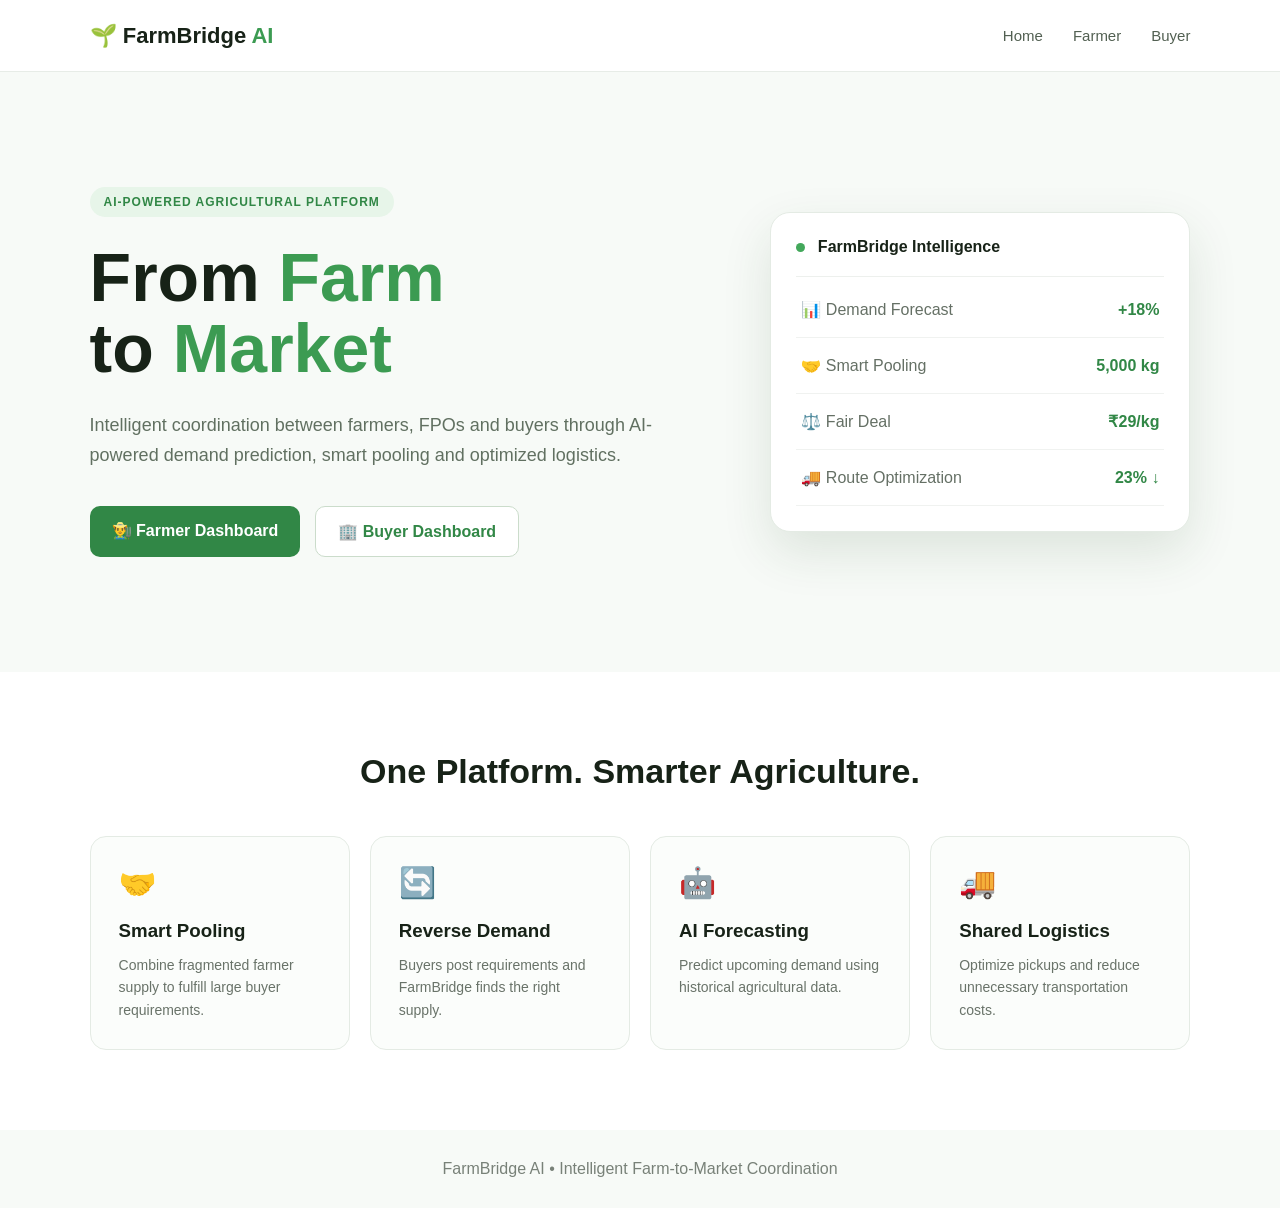
<file: index.html>
<!DOCTYPE html>
<html lang="en">

<head>
    <meta charset="UTF-8">
    <meta name="viewport" content="width=device-width, initial-scale=1.0">

    <title>FarmBridge AI</title>

    <link rel="stylesheet" href="style.css">
</head>

<body>

    <nav class="navbar">

        <div class="logo">
            🌱 FarmBridge <span>AI</span>
        </div>

        <div class="nav-links">
            <a href="/">Home</a>
            <a href="/farmer">Farmer</a>
            <a href="/buyer">Buyer</a>
        </div>

    </nav>


    <main class="hero">

        <div class="hero-content">

            <div class="badge">
                AI-POWERED AGRICULTURAL PLATFORM
            </div>

            <h1>
                From <span>Farm</span><br>
                to <span>Market</span>
            </h1>

            <p>
                Intelligent coordination between farmers, FPOs
                and buyers through AI-powered demand prediction,
                smart pooling and optimized logistics.
            </p>

            <div class="hero-buttons">

                <a href="/farmer" class="btn primary">
                    👨‍🌾 Farmer Dashboard
                </a>

                <a href="/buyer" class="btn secondary">
                    🏢 Buyer Dashboard
                </a>

            </div>

        </div>


        <div class="hero-visual">

            <div class="ai-card">

                <div class="ai-header">
                    <span class="status-dot"></span>
                    FarmBridge Intelligence
                </div>

                <div class="ai-item">
                    <span>📊 Demand Forecast</span>
                    <strong>+18%</strong>
                </div>

                <div class="ai-item">
                    <span>🤝 Smart Pooling</span>
                    <strong>5,000 kg</strong>
                </div>

                <div class="ai-item">
                    <span>⚖️ Fair Deal</span>
                    <strong>₹29/kg</strong>
                </div>

                <div class="ai-item">
                    <span>🚚 Route Optimization</span>
                    <strong>23% ↓</strong>
                </div>

            </div>

        </div>

    </main>


    <section class="features">

        <h2>One Platform. Smarter Agriculture.</h2>

        <div class="feature-grid">

            <div class="feature-card">
                <div class="feature-icon">🤝</div>
                <h3>Smart Pooling</h3>
                <p>
                    Combine fragmented farmer supply to fulfill
                    large buyer requirements.
                </p>
            </div>

            <div class="feature-card">
                <div class="feature-icon">🔄</div>
                <h3>Reverse Demand</h3>
                <p>
                    Buyers post requirements and FarmBridge
                    finds the right supply.
                </p>
            </div>

            <div class="feature-card">
                <div class="feature-icon">🤖</div>
                <h3>AI Forecasting</h3>
                <p>
                    Predict upcoming demand using historical
                    agricultural data.
                </p>
            </div>

            <div class="feature-card">
                <div class="feature-icon">🚚</div>
                <h3>Shared Logistics</h3>
                <p>
                    Optimize pickups and reduce unnecessary
                    transportation costs.
                </p>
            </div>

        </div>

    </section>


    <footer>
        <p>FarmBridge AI • Intelligent Farm-to-Market Coordination</p>
    </footer>

</body>

</html>
</file>
<file: style.css>
* {
    margin: 0;
    padding: 0;
    box-sizing: border-box;
}

body {
    font-family: Arial, Helvetica, sans-serif;
    background: #f7faf7;
    color: #172217;
}


/* NAVBAR */

.navbar {
    height: 72px;
    padding: 0 7%;
    display: flex;
    align-items: center;
    justify-content: space-between;

    background: white;
    border-bottom: 1px solid #e7ece7;
}

.logo {
    font-size: 22px;
    font-weight: 700;
}

.logo span {
    color: #3c9b52;
}

.nav-links {
    display: flex;
    gap: 30px;
}

.nav-links a {
    text-decoration: none;
    color: #526052;
    font-size: 15px;
}

.nav-links a:hover {
    color: #318746;
}


/* HERO */

.hero {
    min-height: 600px;

    padding: 80px 7%;

    display: flex;
    align-items: center;
    justify-content: space-between;

    gap: 60px;
}

.hero-content {
    max-width: 620px;
}

.badge {
    display: inline-block;

    padding: 8px 14px;

    border-radius: 30px;

    background: #e7f5e9;
    color: #318746;

    font-size: 12px;
    font-weight: 700;

    letter-spacing: 1px;

    margin-bottom: 25px;
}

.hero h1 {
    font-size: 68px;
    line-height: 1.05;

    margin-bottom: 25px;
}

.hero h1 span {
    color: #3c9b52;
}

.hero p {
    color: #617061;

    font-size: 18px;
    line-height: 1.7;

    max-width: 570px;

    margin-bottom: 35px;
}


/* BUTTONS */

.hero-buttons {
    display: flex;
    gap: 15px;
}

.btn {
    display: inline-block;

    padding: 15px 22px;

    border-radius: 10px;

    text-decoration: none;

    font-weight: 600;

    transition: 0.2s;
}

.primary {
    background: #318746;
    color: white;
}

.primary:hover {
    background: #26743a;
}

.secondary {
    background: white;
    color: #318746;

    border: 1px solid #cbdccb;
}

.secondary:hover {
    background: #edf7ee;
}


/* AI CARD */

.hero-visual {
    width: 420px;
}

.ai-card {
    background: white;

    padding: 25px;

    border-radius: 20px;

    box-shadow: 0 20px 50px rgba(30, 70, 30, 0.12);

    border: 1px solid #e4ebe4;
}

.ai-header {
    font-weight: 700;

    padding-bottom: 20px;

    border-bottom: 1px solid #edf0ed;

    margin-bottom: 5px;
}

.status-dot {
    display: inline-block;

    width: 9px;
    height: 9px;

    background: #43a85b;

    border-radius: 50%;

    margin-right: 8px;
}

.ai-item {
    display: flex;
    justify-content: space-between;
    align-items: center;

    padding: 18px 5px;

    border-bottom: 1px solid #f0f2f0;

    color: #657065;
}

.ai-item strong {
    color: #318746;
}


/* FEATURES */

.features {
    padding: 80px 7%;

    background: white;
}

.features h2 {
    text-align: center;

    font-size: 34px;

    margin-bottom: 45px;
}

.feature-grid {
    display: grid;

    grid-template-columns: repeat(4, 1fr);

    gap: 20px;
}

.feature-card {
    padding: 28px;

    border: 1px solid #e4ebe4;

    border-radius: 16px;

    background: #fbfdfb;
}

.feature-icon {
    font-size: 30px;

    margin-bottom: 20px;
}

.feature-card h3 {
    margin-bottom: 12px;
}

.feature-card p {
    color: #697369;

    line-height: 1.6;

    font-size: 14px;
}


/* FOOTER */

footer {
    padding: 30px;

    text-align: center;

    color: #788178;

    background: #f7faf7;
}


/* RESPONSIVE */

@media (max-width: 900px) {

    .hero {
        flex-direction: column;
        text-align: center;
    }

    .hero p {
        margin-left: auto;
        margin-right: auto;
    }

    .hero-buttons {
        justify-content: center;
    }

    .hero-visual {
        width: 100%;
        max-width: 450px;
    }

    .feature-grid {
        grid-template-columns: repeat(2, 1fr);
    }
}


@media (max-width: 600px) {

    .nav-links {
        display: none;
    }

    .hero h1 {
        font-size: 48px;
    }

    .feature-grid {
        grid-template-columns: 1fr;
    }

    .hero-buttons {
        flex-direction: column;
    }
}
/* =========================================
   BUYER DASHBOARD
========================================= */

.dashboard-body {
    background: #f5f8f5;
    min-height: 100vh;
}


/* NAVIGATION */

.dashboard-nav {
    height: 70px;

    padding: 0 3%;

    display: flex;
    align-items: center;
    justify-content: space-between;

    background: white;

    border-bottom: 1px solid #e4ebe4;
}

.nav-user {
    display: flex;
    align-items: center;
    gap: 12px;
}

.nav-user small {
    display: block;
    color: #7a857a;
    margin-top: 3px;
}

.user-avatar {
    width: 40px;
    height: 40px;

    display: flex;
    align-items: center;
    justify-content: center;

    border-radius: 50%;

    background: #e4f3e7;
    color: #318746;

    font-weight: 700;
}


/* LAYOUT */

.dashboard-container {
    display: flex;
    min-height: calc(100vh - 70px);
}


/* SIDEBAR */

.sidebar {
    width: 235px;

    padding: 28px 15px;

    background: white;

    border-right: 1px solid #e4ebe4;

    display: flex;
    flex-direction: column;
}

.sidebar-title {
    font-size: 11px;
    font-weight: 700;

    color: #9aa39a;

    padding: 0 15px;

    margin-bottom: 15px;

    letter-spacing: 1px;
}

.sidebar-link {
    display: flex;
    align-items: center;

    gap: 12px;

    padding: 13px 15px;

    margin-bottom: 5px;

    border-radius: 9px;

    text-decoration: none;

    color: #687268;

    font-size: 14px;

    transition: 0.2s;
}

.sidebar-link:hover {
    background: #f0f7f1;
    color: #318746;
}

.sidebar-link.active {
    background: #e9f6eb;
    color: #318746;
    font-weight: 700;
}

.sidebar-bottom {
    margin-top: auto;
}


/* MAIN */

.dashboard-main {
    flex: 1;

    padding: 35px 4%;

    max-width: 1500px;

    margin: 0 auto;
}


/* HEADER */

.dashboard-header {
    display: flex;
    justify-content: space-between;
    align-items: flex-start;

    margin-bottom: 28px;
}

.dashboard-label {
    color: #3c9b52;

    font-size: 11px;
    font-weight: 700;

    letter-spacing: 1.5px;

    margin-bottom: 8px;
}

.dashboard-header h1 {
    font-size: 30px;
    margin-bottom: 8px;
}

.dashboard-header p:not(.dashboard-label) {
    color: #707a70;
    max-width: 650px;
    line-height: 1.5;
}

.notification-btn {
    width: 43px;
    height: 43px;

    border: 1px solid #e0e8e0;

    background: white;

    border-radius: 10px;

    cursor: pointer;

    font-size: 17px;
}


/* STATS */

.stats-grid {
    display: grid;

    grid-template-columns: repeat(4, 1fr);

    gap: 16px;

    margin-bottom: 22px;
}

.stat-card {
    background: white;

    border: 1px solid #e4ebe4;

    border-radius: 13px;

    padding: 20px;

    display: flex;
    align-items: center;

    gap: 15px;
}

.stat-icon {
    width: 45px;
    height: 45px;

    display: flex;
    align-items: center;
    justify-content: center;

    border-radius: 11px;

    font-size: 20px;
}

.stat-icon.green {
    background: #e8f6eb;
}

.stat-icon.blue {
    background: #e8f1fa;
}

.stat-icon.orange {
    background: #fff3e4;
}

.stat-icon.purple {
    background: #f1eafb;
}

.stat-card span {
    display: block;

    color: #7b857b;

    font-size: 12px;

    margin-bottom: 5px;
}

.stat-card strong {
    font-size: 23px;
}


/* CONTENT GRID */

.content-grid {
    display: grid;

    grid-template-columns: 1.5fr 1fr;

    gap: 20px;

    margin-bottom: 20px;
}

.panel {
    background: white;

    border: 1px solid #e4ebe4;

    border-radius: 15px;

    padding: 23px;
}

.panel-header {
    display: flex;

    justify-content: space-between;

    align-items: center;

    margin-bottom: 20px;
}

.panel-header h2 {
    font-size: 18px;
    margin-bottom: 5px;
}

.panel-header p {
    color: #818981;
    font-size: 12px;
}

.small-btn {
    border: none;

    background: #e9f6eb;

    color: #318746;

    padding: 9px 13px;

    border-radius: 8px;

    font-weight: 600;

    cursor: pointer;
}


/* DEMAND */

.demand-card {
    border: 1px solid #e1e9e1;

    border-radius: 12px;

    padding: 20px;

    display: flex;

    align-items: center;

    gap: 17px;
}

.produce-icon {
    width: 55px;
    height: 55px;

    display: flex;
    align-items: center;
    justify-content: center;

    background: #fff3ee;

    border-radius: 12px;

    font-size: 27px;
}

.demand-info {
    flex: 1;
}

.demand-title-row {
    display: flex;
    align-items: center;
    gap: 10px;
}

.demand-title-row h3 {
    font-size: 17px;
}

.demand-info > p {
    color: #7d877d;
    font-size: 12px;
    margin: 5px 0 14px;
}

.status {
    font-size: 10px;

    padding: 4px 8px;

    border-radius: 20px;
}

.active-status {
    background: #e9f6eb;
    color: #318746;
}

.demand-details {
    display: flex;
    gap: 25px;
}

.demand-details span {
    display: block;

    color: #8a938a;

    font-size: 10px;

    margin-bottom: 3px;
}

.demand-details strong {
    font-size: 12px;
}

.demand-action {
    margin-left: auto;
}

.match-btn {
    border: none;

    background: #318746;

    color: white;

    padding: 12px 15px;

    border-radius: 9px;

    font-weight: 600;

    cursor: pointer;

    transition: 0.2s;
}

.match-btn:hover {
    background: #26743a;
    transform: translateY(-1px);
}


/* INSIGHTS */

.live-badge {
    background: #e9f6eb;

    color: #318746;

    padding: 5px 9px;

    border-radius: 20px;

    font-size: 9px;

    font-weight: 700;
}

.insight-list {
    display: flex;
    flex-direction: column;

    gap: 17px;
}

.insight {
    display: flex;

    gap: 13px;

    align-items: flex-start;
}

.insight-icon {
    width: 38px;
    height: 38px;

    flex-shrink: 0;

    display: flex;
    align-items: center;
    justify-content: center;

    border-radius: 9px;

    background: #eef6ef;
}

.insight strong {
    font-size: 13px;
}

.insight p {
    color: #7a847a;

    font-size: 11px;

    line-height: 1.5;

    margin-top: 4px;
}


/* SUPPLIERS */

.match-preview {
    margin-bottom: 20px;
}

.view-all {
    color: #318746;

    font-size: 12px;

    text-decoration: none;

    font-weight: 600;
}

.supplier-grid {
    display: grid;

    grid-template-columns: repeat(3, 1fr);

    gap: 15px;
}

.supplier-card {
    border: 1px solid #e2e9e2;

    border-radius: 12px;

    padding: 18px;
}

.supplier-top {
    display: flex;

    align-items: center;

    gap: 10px;
}

.supplier-avatar {
    width: 42px;
    height: 42px;

    display: flex;
    align-items: center;
    justify-content: center;

    flex-shrink: 0;

    background: #e8f4ea;

    color: #318746;

    border-radius: 50%;

    font-weight: 700;

    font-size: 12px;
}

.supplier-top h3 {
    font-size: 13px;
}

.supplier-top p {
    font-size: 10px;
    color: #818981;

    margin-top: 3px;
}

.match-score {
    margin-left: auto;

    color: #318746;

    font-weight: 700;

    font-size: 15px;

    text-align: right;
}

.match-score small {
    display: block;

    color: #909890;

    font-size: 8px;

    font-weight: 400;
}

.supplier-data {
    display: grid;

    grid-template-columns: repeat(3, 1fr);

    border-top: 1px solid #edf1ed;

    margin-top: 15px;

    padding-top: 13px;

    gap: 5px;
}

.supplier-data span {
    display: block;

    color: #929a92;

    font-size: 9px;

    margin-bottom: 4px;
}

.supplier-data strong {
    font-size: 10px;
}


/* BANNER */

.coordination-banner {
    background: #eaf6ec;

    border: 1px solid #d6ead9;

    border-radius: 13px;

    padding: 17px 20px;

    display: flex;

    align-items: center;

    gap: 14px;
}

.banner-icon {
    font-size: 25px;
}

.coordination-banner strong {
    font-size: 13px;
}

.coordination-banner p {
    color: #6d786e;

    font-size: 11px;

    margin-top: 4px;
}

.coordination-banner a {
    margin-left: auto;

    color: #318746;

    text-decoration: none;

    font-size: 11px;

    font-weight: 700;
}


/* RESPONSIVE */

@media (max-width: 1100px) {

    .stats-grid {
        grid-template-columns: repeat(2, 1fr);
    }

    .content-grid {
        grid-template-columns: 1fr;
    }

    .supplier-grid {
        grid-template-columns: 1fr;
    }
}


@media (max-width: 750px) {

    .sidebar {
        display: none;
    }

    .dashboard-main {
        padding: 25px 18px;
    }

    .stats-grid {
        grid-template-columns: 1fr 1fr;
    }

    .demand-card {
        flex-direction: column;
        align-items: flex-start;
    }

    .demand-action {
        margin-left: 0;
        width: 100%;
    }

    .match-btn {
        width: 100%;
    }

    .demand-details {
        flex-wrap: wrap;
    }

    .coordination-banner {
        align-items: flex-start;
        flex-wrap: wrap;
    }

    .coordination-banner a {
        margin-left: 0;
    }
}
/* =========================================
   FARMER DASHBOARD
========================================= */

.farmer-produce-card {
    display: flex;

    align-items: center;

    gap: 18px;

    padding: 20px;

    border: 1px solid #e2e9e2;

    border-radius: 12px;
}

.large-produce {
    width: 65px;
    height: 65px;

    font-size: 32px;
}

.farmer-produce-info {
    flex: 1;
}

.farmer-produce-info > p {
    color: #7d877d;

    font-size: 12px;

    margin: 6px 0 16px;
}

.farmer-details {
    display: flex;

    gap: 35px;
}

.farmer-details span {
    display: block;

    color: #929a92;

    font-size: 9px;

    margin-bottom: 4px;
}

.farmer-details strong {
    font-size: 12px;
}


/* AI OPPORTUNITY */

.farmer-ai-box {
    background: #f3f9f3;

    border: 1px solid #dcebdd;

    border-radius: 12px;

    padding: 18px;
}

.ai-opportunity-icon {
    width: 40px;
    height: 40px;

    display: flex;
    align-items: center;
    justify-content: center;

    border-radius: 10px;

    background: white;

    font-size: 20px;

    margin-bottom: 12px;
}

.farmer-ai-box h3 {
    font-size: 15px;

    margin-bottom: 7px;
}

.farmer-ai-box > p {
    color: #6f796f;

    font-size: 11px;

    line-height: 1.6;

    margin-bottom: 15px;
}

.opportunity-data {
    display: flex;

    gap: 35px;

    margin-bottom: 17px;
}

.opportunity-data span {
    display: block;

    color: #929a92;

    font-size: 9px;

    margin-bottom: 4px;
}

.opportunity-data strong {
    font-size: 13px;
}

.farmer-match-btn {
    display: block;

    text-align: center;

    text-decoration: none;
}


/* SMART POOLING */

.pooling-panel {
    margin-bottom: 20px;
}

.pool-status {
    background: #e9f6eb;

    color: #318746;

    padding: 7px 11px;

    border-radius: 20px;

    font-size: 10px;

    font-weight: 700;
}

.pool-flow {
    display: flex;

    align-items: center;

    justify-content: center;

    gap: 12px;

    padding: 22px 10px;

    background: #fafcfa;

    border: 1px solid #edf1ed;

    border-radius: 12px;

    overflow-x: auto;
}

.pool-farmer {
    min-width: 100px;

    text-align: center;
}

.pool-avatar {
    width: 42px;
    height: 42px;

    display: flex;

    align-items: center;
    justify-content: center;

    margin: 0 auto 8px;

    background: #e8f4ea;

    color: #318746;

    border-radius: 50%;

    font-size: 10px;

    font-weight: 700;
}

.pool-farmer strong {
    display: block;

    font-size: 11px;
}

.pool-farmer span {
    display: block;

    color: #7f897f;

    font-size: 9px;

    margin-top: 4px;
}

.pool-plus {
    color: #a3aca3;

    font-size: 20px;
}

.pool-arrow {
    color: #318746;

    font-size: 25px;

    font-weight: 700;
}

.pool-result {
    min-width: 135px;

    text-align: center;

    padding: 10px;

    background: #e9f6eb;

    border-radius: 10px;
}

.pool-result > div {
    color: #318746;

    font-size: 20px;
}

.pool-result strong {
    display: block;

    color: #318746;

    font-size: 16px;
}

.pool-result span {
    color: #687368;

    font-size: 8px;
}

.pool-bottom {
    display: flex;

    align-items: center;

    gap: 45px;

    margin-top: 18px;

    padding-top: 18px;

    border-top: 1px solid #edf1ed;
}

.pool-bottom span {
    display: block;

    color: #8b948b;

    font-size: 10px;

    margin-bottom: 4px;
}

.pool-bottom strong {
    font-size: 16px;
}

.pool-bottom .match-btn {
    margin-left: auto;
}


/* MARKET INSIGHT */

.market-insight {
    padding: 5px;
}

.market-price {
    display: flex;

    align-items: baseline;

    gap: 12px;
}

.market-price span {
    color: #818981;

    font-size: 11px;
}

.market-price strong {
    font-size: 28px;

    color: #318746;
}

.market-price small {
    color: #318746;

    font-size: 10px;
}

.price-bar {
    display: flex;

    align-items: center;

    gap: 10px;

    margin: 22px 0 15px;
}

.price-low,
.price-high {
    font-size: 10px;

    color: #7c867c;
}

.price-range {
    flex: 1;

    height: 7px;

    background: #e5eee5;

    border-radius: 10px;

    overflow: hidden;
}

.price-range div {
    width: 65%;

    height: 100%;

    background: #5eae6c;

    border-radius: 10px;
}

.market-note {
    padding: 11px;

    background: #fff8e9;

    border-radius: 8px;

    color: #766b55;

    font-size: 10px;

    line-height: 1.5;
}


/* OFFER */

.offer-card {
    display: flex;

    align-items: center;

    gap: 12px;

    padding: 14px;

    background: #fafcfa;

    border: 1px solid #e7ece7;

    border-radius: 10px;
}

.offer-company {
    width: 42px;
    height: 42px;

    display: flex;

    align-items: center;
    justify-content: center;

    background: #e9f1fa;

    border-radius: 10px;

    font-size: 20px;
}

.offer-card > div:nth-child(2) {
    flex: 1;
}

.offer-card strong {
    font-size: 12px;
}

.offer-card p {
    color: #828b82;

    font-size: 9px;

    margin-top: 4px;
}

.offer-price {
    text-align: right;
}

.offer-price span {
    display: block;

    color: #8d958d;

    font-size: 9px;
}

.offer-price strong {
    color: #318746;

    font-size: 16px;
}

.offer-actions {
    display: flex;

    gap: 10px;

    margin-top: 13px;
}

.accept-btn,
.negotiate-btn {
    flex: 1;

    padding: 10px;

    border-radius: 8px;

    font-size: 10px;

    font-weight: 700;

    text-align: center;

    cursor: pointer;

    text-decoration: none;
}

.accept-btn {
    border: none;

    background: #318746;

    color: white;
}

.negotiate-btn {
    border: 1px solid #d5e2d5;

    background: white;

    color: #318746;
}


@media (max-width: 800px) {

    .farmer-details {
        flex-wrap: wrap;

        gap: 15px;
    }

    .pool-flow {
        justify-content: flex-start;
    }

    .pool-bottom {
        flex-wrap: wrap;

        gap: 15px;
    }

    .pool-bottom .match-btn {
        margin-left: 0;

        width: 100%;
    }

}
/* =========================================
   AI MATCHING
========================================= */

.matching-demand {
    display: flex;

    align-items: center;

    gap: 18px;

    padding: 18px;

    background: #fafcfa;

    border: 1px solid #e5ebe5;

    border-radius: 12px;
}

.matching-product {
    width: 60px;
    height: 60px;

    display: flex;

    align-items: center;
    justify-content: center;

    background: #fff3ed;

    border-radius: 12px;

    font-size: 30px;
}

.matching-demand > div:nth-child(2) {
    flex: 1;
}

.matching-demand h2 {
    font-size: 17px;

    margin-bottom: 4px;
}

.matching-demand p {
    color: #808880;

    font-size: 11px;
}

.matching-stat {
    padding-left: 25px;

    border-left: 1px solid #e3e9e3;
}

.matching-stat span {
    display: block;

    color: #8b948b;

    font-size: 9px;

    margin-bottom: 5px;
}

.matching-stat strong {
    font-size: 13px;
}


/* MATCH CARD */

.ai-match-card {
    display: flex;

    align-items: center;

    gap: 15px;

    padding: 17px;

    border: 1px solid #e4ebe4;

    border-radius: 11px;

    margin-bottom: 10px;

    transition: 0.2s;
}

.ai-match-card:hover {
    border-color: #bcdcc1;

    transform: translateY(-1px);

    box-shadow: 0 5px 20px rgba(40, 90, 40, 0.06);
}

.match-rank {
    width: 25px;

    color: #929a92;

    font-size: 11px;

    font-weight: 700;
}

.match-avatar {
    width: 43px;
    height: 43px;

    display: flex;

    align-items: center;
    justify-content: center;

    background: #e9f5eb;

    color: #318746;

    border-radius: 50%;

    font-size: 10px;

    font-weight: 700;
}

.match-person {
    min-width: 170px;

    flex: 1;
}

.match-person h3 {
    font-size: 13px;

    margin-bottom: 4px;
}

.match-person p {
    color: #858e85;

    font-size: 9px;
}

.match-data {
    min-width: 80px;
}

.match-data span {
    display: block;

    color: #929a92;

    font-size: 9px;

    margin-bottom: 4px;
}

.match-data strong {
    font-size: 11px;
}

.ai-score {
    min-width: 55px;

    text-align: center;

    padding: 8px;

    background: #eaf6ec;

    border-radius: 8px;
}

.ai-score strong {
    display: block;

    color: #318746;

    font-size: 17px;
}

.ai-score span {
    color: #7b877b;

    font-size: 7px;
}


/* LOADING */

.loading-state {
    padding: 35px;

    text-align: center;

    color: #697469;

    font-size: 13px;
}


/* POOL */

.pool-summary {
    display: grid;

    grid-template-columns: repeat(3, 1fr);

    gap: 15px;

    margin-bottom: 17px;
}

.pool-summary > div {
    padding: 15px;

    background: #fafcfa;

    border: 1px solid #e4ebe4;

    border-radius: 10px;
}

.pool-summary span {
    display: block;

    color: #8b948b;

    font-size: 9px;

    margin-bottom: 6px;
}

.pool-summary strong {
    font-size: 18px;
}

.pool-success {
    color: #318746;
}

.pool-mini-grid {
    display: grid;

    grid-template-columns: repeat(4, 1fr);

    gap: 10px;
}

.pool-mini-card {
    padding: 13px;

    background: #f2f8f3;

    border: 1px solid #dce9dd;

    border-radius: 9px;
}

.pool-mini-card span {
    color: #a0aaa0;

    font-size: 9px;
}

.pool-mini-card strong {
    display: block;

    font-size: 11px;

    margin: 4px 0;
}

.pool-mini-card small {
    color: #718071;

    font-size: 9px;
}

.matching-actions {
    margin-top: 20px;

    text-align: right;
}

.matching-actions a {
    display: inline-block;

    text-decoration: none;
}


@media (max-width: 900px) {

    .matching-demand {
        flex-wrap: wrap;
    }

    .matching-stat {
        border-left: none;

        padding-left: 0;
    }

    .ai-match-card {
        flex-wrap: wrap;
    }

    .match-person {
        min-width: 150px;
    }

    .pool-summary {
        grid-template-columns: 1fr;
    }

    .pool-mini-grid {
        grid-template-columns: repeat(2, 1fr);
    }

}
/* =========================================
   AI DEMAND FORECAST
========================================= */

.forecast-panel {
    margin-bottom: 20px;
}


.forecast-summary {
    display: grid;

    grid-template-columns:
        repeat(3, 1fr);

    gap: 12px;

    margin-bottom: 25px;
}


.forecast-summary > div {
    padding: 13px;

    background: #fafcfa;

    border: 1px solid #e5ebe5;

    border-radius: 9px;
}


.forecast-summary span {
    display: block;

    color: #8a938a;

    font-size: 9px;

    margin-bottom: 5px;
}


.forecast-summary strong {
    font-size: 13px;
}


.forecast-chart {
    height: 230px;

    display: flex;

    align-items: flex-end;

    justify-content: space-around;

    gap: 10px;

    padding: 20px 10px 5px;

    border-bottom: 1px solid #dfe7df;

    background:
        repeating-linear-gradient(
            to bottom,
            transparent,
            transparent 45px,
            #f0f3f0 46px
        );
}


.forecast-bar-container {
    height: 100%;

    flex: 1;

    display: flex;

    flex-direction: column;

    align-items: center;

    justify-content: flex-end;

    min-width: 35px;
}


.forecast-value {
    font-size: 8px;

    color: #697469;

    margin-bottom: 5px;

    white-space: nowrap;
}


.forecast-bar-area {
    height: 160px;

    width: 70%;

    display: flex;

    align-items: flex-end;

    justify-content: center;
}


.forecast-bar {
    width: 100%;

    min-height: 10px;

    background: #4da55d;

    border-radius:
        6px 6px 2px 2px;

    transition:
        height 0.7s ease;
}


.forecast-date {
    color: #7f897f;

    font-size: 8px;

    margin-top: 8px;
}


.forecast-insight {
    margin-top: 18px;

    padding: 13px;

    background: #eef7ef;

    border: 1px solid #dcebdd;

    border-radius: 9px;

    color: #667366;

    font-size: 11px;

    line-height: 1.5;
}


.forecast-insight strong {
    color: #318746;
}


@media (max-width: 700px) {

    .forecast-summary {
        grid-template-columns: 1fr;
    }

    .forecast-value {
        font-size: 7px;
    }

    .forecast-bar-area {
        width: 80%;
    }

}
.forecast-error {
    width: 100%;

    text-align: center;

    padding: 50px 20px;

    color: #a06045;

    font-size: 13px;

    line-height: 1.8;
}
</file>
